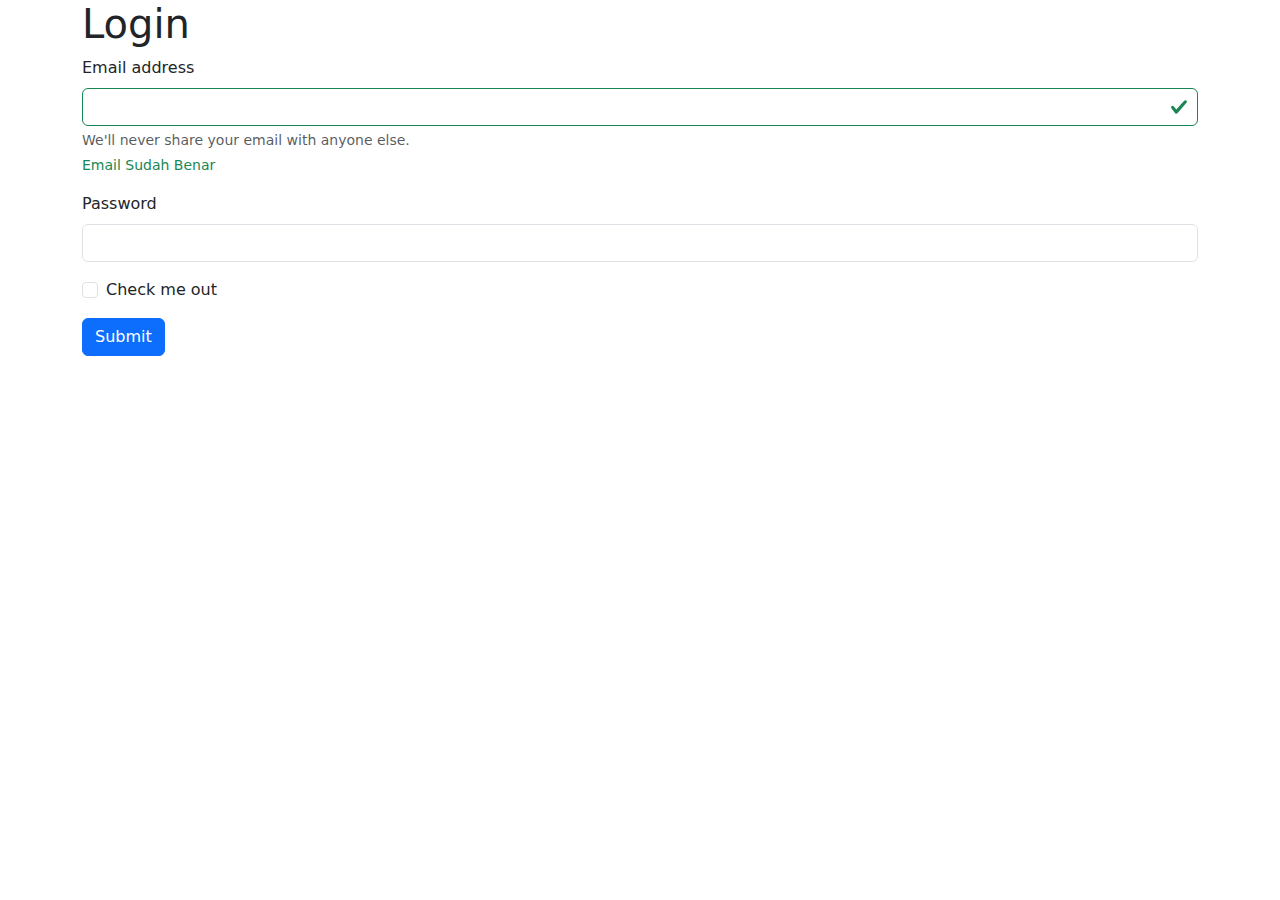
<file: course-content.html>
<!DOCTYPE html>
<html lang="en">
<head>
    <meta charset="UTF-8">
    <meta name="viewport" content="width=device-width, initial-scale=1.0">
    <title>HTML Fundamentals - Makassar Coding</title>
    <link href="https://cdn.jsdelivr.net/npm/bootstrap@5.3.8/dist/css/bootstrap.min.css" rel="stylesheet">
    <link rel="stylesheet" href="https://cdn.jsdelivr.net/npm/bootstrap-icons@1.13.1/font/bootstrap-icons.min.css">
    <link rel="preconnect" href="https://fonts.googleapis.com">
    <link rel="preconnect" href="https://fonts.gstatic.com" crossorigin>
    <link href="https://fonts.googleapis.com/css2?family=Roboto:ital,wght@0,100..900;1,100..900&display=swap" rel="stylesheet">
    <style>
        body {
            font-family: 'Roboto', sans-serif;
            background-color: #f8f9fa;
        }
        .sidebar {
            background-color: #A8DADC;
            color: #1D3557;
            height: 100vh;
            position: fixed;
            overflow-y: auto;
        }
        .main-content {
            margin-left: 250px;
        }
        .nav-link {
            color: #1D3557;
        }
        .nav-link:hover, .nav-link.active {
            background-color: #457b9d;
            color: white !important;
        }
        .lesson-card {
            border-left: 4px solid #457b9d;
            transition: all 0.3s;
        }
        .lesson-card:hover {
            box-shadow: 0 0.5rem 1rem rgba(0,0,0,0.15);
        }
        .video-container {
            position: relative;
            padding-bottom: 56.25%; /* 16:9 Aspect Ratio */
            height: 0;
            overflow: hidden;
            background-color: #000;
        }
        .video-container iframe {
            position: absolute;
            top: 0;
            left: 0;
            width: 100%;
            height: 100%;
        }
        .completed-lesson {
            opacity: 0.7;
        }
        .completed-lesson .lesson-title {
            text-decoration: line-through;
        }
    </style>
</head>
<body>
    <!-- Sidebar -->
    <div class="sidebar col-md-3 col-lg-2 d-md-block">
        <div class="p-4">
            <h2 class="mb-4"><i class="bi bi-code-square"></i> Makassar Coding</h2>
            <ul class="nav flex-column">
                <li class="nav-item">
                    <a class="nav-link" href="dashboard.html">
                        <i class="bi bi-speedometer2 me-2"></i> Dashboard
                    </a>
                </li>
                <li class="nav-item">
                    <a class="nav-link active" href="courses.html">
                        <i class="bi bi-book me-2"></i> Courses
                    </a>
                </li>
                <li class="nav-item">
                    <a class="nav-link" href="#">
                        <i class="bi bi-person me-2"></i> Profile
                    </a>
                </li>
                <li class="nav-item">
                    <a class="nav-link" href="#">
                        <i class="bi bi-graph-up me-2"></i> Progress
                    </a>
                </li>
                <li class="nav-item">
                    <a class="nav-link" href="#">
                        <i class="bi bi-gear me-2"></i> Settings
                    </a>
                </li>
                <li class="nav-item mt-5">
                    <a class="nav-link" href="#" id="logoutBtn">
                        <i class="bi bi-box-arrow-right me-2"></i> Logout
                    </a>
                </li>
            </ul>
        </div>
    </div>

    <!-- Main Content -->
    <div class="main-content col-md-9 ms-sm-auto col-lg-10 px-md-4">
        <!-- Header -->
        <header class="d-flex justify-content-between align-items-center py-3 mb-4 border-bottom">
            <div>
                <h1 class="h2">HTML Fundamentals</h1>
                <nav aria-label="breadcrumb">
                    <ol class="breadcrumb">
                        <li class="breadcrumb-item"><a href="courses.html">Courses</a></li>
                        <li class="breadcrumb-item active" aria-current="page">HTML Fundamentals</li>
                    </ol>
                </nav>
            </div>
            <div class="d-flex align-items-center">
                <span id="welcomeUser" class="me-3"></span>
                <i class="bi bi-person-circle" style="font-size: 2rem;"></i>
            </div>
        </header>

        <div class="row">
            <!-- Course Content -->
            <div class="col-md-8">
                <div class="card mb-4">
                    <div class="card-header d-flex justify-content-between align-items-center">
                        <h5 class="mb-0">Introduction to HTML</h5>
                        <span class="badge bg-success">Completed</span>
                    </div>
                    <div class="card-body">
                        <div class="video-container mb-3">
                            <!-- Placeholder for video content -->
                            <div class="d-flex align-items-center justify-content-center h-100 text-white bg-dark">
                                <div class="text-center">
                                    <i class="bi bi-play-circle-fill fs-1"></i>
                                    <p class="mt-2">HTML Fundamentals - Lesson 1</p>
                                </div>
                            </div>
                        </div>
                        <p>In this lesson, you'll learn what HTML is and its role in web development. HTML (HyperText Markup Language) is the standard markup language for documents designed to be displayed in a web browser.</p>
                        <p>HTML elements form the building blocks of web pages. HTML allows images and objects to be embedded and can be used to create interactive forms.</p>
                        
                        <div class="d-flex justify-content-between mt-3">
                            <button class="btn btn-outline-primary">
                                <i class="bi bi-download"></i> Download Resources
                            </button>
                            <button class="btn btn-success" disabled>
                                <i class="bi bi-check-circle"></i> Completed
                            </button>
                        </div>
                    </div>
                </div>

                <div class="card mb-4">
                    <div class="card-header d-flex justify-content-between align-items-center">
                        <h5 class="mb-0">HTML Document Structure</h5>
                        <span class="badge bg-warning">In Progress</span>
                    </div>
                    <div class="card-body">
                        <div class="video-container mb-3">
                            <!-- Placeholder for video content -->
                            <div class="d-flex align-items-center justify-content-center h-100 text-white bg-dark">
                                <div class="text-center">
                                    <i class="bi bi-play-circle-fill fs-1"></i>
                                    <p class="mt-2">HTML Fundamentals - Lesson 2</p>
                                </div>
                            </div>
                        </div>
                        <p>Every HTML document has a specific structure that includes the DOCTYPE declaration, html, head, and body elements. Understanding this structure is fundamental to creating well-formed web pages.</p>
                        
                        <div class="d-flex justify-content-between mt-3">
                            <button class="btn btn-outline-primary">
                                <i class="bi bi-download"></i> Download Resources
                            </button>
                            <button class="btn btn-primary" onclick="completeLesson(this)">
                                <i class="bi bi-check-circle"></i> Mark as Complete
                            </button>
                        </div>
                    </div>
                </div>

                <div class="card mb-4">
                    <div class="card-header d-flex justify-content-between align-items-center">
                        <h5 class="mb-0">Common HTML Elements</h5>
                        <span class="badge bg-secondary">Not Started</span>
                    </div>
                    <div class="card-body">
                        <div class="video-container mb-3">
                            <!-- Placeholder for video content -->
                            <div class="d-flex align-items-center justify-content-center h-100 text-white bg-secondary">
                                <div class="text-center">
                                    <i class="bi bi-lock-fill fs-1"></i>
                                    <p class="mt-2">HTML Fundamentals - Lesson 3</p>
                                </div>
                            </div>
                        </div>
                        <p>Learn about common HTML elements like headings, paragraphs, lists, links, and images. These elements form the backbone of most web pages.</p>
                        
                        <div class="d-flex justify-content-between mt-3">
                            <button class="btn btn-outline-primary" disabled>
                                <i class="bi bi-download"></i> Download Resources
                            </button>
                            <button class="btn btn-primary" disabled>
                                <i class="bi bi-play-circle"></i> Start Lesson
                            </button>
                        </div>
                    </div>
                </div>
            </div>

            <!-- Course Progress & Lessons -->
            <div class="col-md-4">
                <div class="card mb-4">
                    <div class="card-header">
                        <h5 class="mb-0">Course Progress</h5>
                    </div>
                    <div class="card-body">
                        <div class="text-center mb-3">
                            <div class="progress mb-2">
                                <div class="progress-bar" role="progressbar" style="width: 33%" aria-valuenow="33" aria-valuemin="0" aria-valuemax="100"></div>
                            </div>
                            <p class="mb-0">33% Complete</p>
                        </div>
                        <div class="d-grid">
                            <button class="btn btn-primary mb-2">
                                <i class="bi bi-trophy"></i> Certificate Preview
                            </button>
                            <button class="btn btn-outline-secondary">
                                <i class="bi bi-share"></i> Share Progress
                            </button>
                        </div>
                    </div>
                </div>

                <div class="card">
                    <div class="card-header">
                        <h5 class="mb-0">Course Lessons</h5>
                    </div>
                    <div class="list-group list-group-flush">
                        <div class="list-group-item lesson-card completed-lesson">
                            <div class="d-flex justify-content-between align-items-center">
                                <div>
                                    <h6 class="lesson-title mb-1">Introduction to HTML</h6>
                                    <small class="text-muted">15 minutes</small>
                                </div>
                                <i class="bi bi-check-circle-fill text-success"></i>
                            </div>
                        </div>
                        <div class="list-group-item lesson-card">
                            <div class="d-flex justify-content-between align-items-center">
                                <div>
                                    <h6 class="lesson-title mb-1">HTML Document Structure</h6>
                                    <small class="text-muted">20 minutes</small>
                                </div>
                                <i class="bi bi-play-circle text-primary"></i>
                            </div>
                        </div>
                        <div class="list-group-item lesson-card">
                            <div class="d-flex justify-content-between align-items-center">
                                <div>
                                    <h6 class="lesson-title mb-1">Common HTML Elements</h6>
                                    <small class="text-muted">25 minutes</small>
                                </div>
                                <i class="bi bi-lock text-muted"></i>
                            </div>
                        </div>
                        <div class="list-group-item lesson-card">
                            <div class="d-flex justify-content-between align-items-center">
                                <div>
                                    <h6 class="lesson-title mb-1">HTML Forms</h6>
                                    <small class="text-muted">30 minutes</small>
                                </div>
                                <i class="bi bi-lock text-muted"></i>
                            </div>
                        </div>
                        <div class="list-group-item lesson-card">
                            <div class="d-flex justify-content-between align-items-center">
                                <div>
                                    <h6 class="lesson-title mb-1">Final Project</h6>
                                    <small class="text-muted">45 minutes</small>
                                </div>
                                <i class="bi bi-lock text-muted"></i>
                            </div>
                        </div>
                    </div>
                </div>
            </div>
        </div>
    </div>

    <script src="https://cdn.jsdelivr.net/npm/bootstrap@5.3.8/dist/js/bootstrap.bundle.min.js"></script>
    <script>
        // Check if user is logged in
        document.addEventListener('DOMContentLoaded', function() {
            const currentUser = JSON.parse(localStorage.getItem('currentUser'));
            
            if (!currentUser) {
                // Redirect to login page if not logged in
                window.location.href = 'login.html';
                return;
            }
            
            // Display user information
            document.getElementById('welcomeUser').textContent = currentUser.name;
            
            // Handle logout
            document.getElementById('logoutBtn').addEventListener('click', function(e) {
                e.preventDefault();
                // Remove current user from localStorage
                localStorage.removeItem('currentUser');
                // Redirect to login page
                window.location.href = 'login.html';
            });
        });

        // Function to mark lesson as complete
        function completeLesson(button) {
            // Change button to completed state
            button.disabled = true;
            button.classList.remove('btn-primary');
            button.classList.add('btn-success');
            button.innerHTML = '<i class="bi bi-check-circle"></i> Completed';
            
            // Update progress
            const progressBar = document.querySelector('.progress-bar');
            const progressText = document.querySelector('.progress mb-0');
            progressBar.style.width = '66%';
            progressBar.setAttribute('aria-valuenow', '66');
            
            // Update badge
            const badge = button.closest('.card').querySelector('.badge');
            badge.classList.remove('bg-warning');
            badge.classList.add('bg-success');
            badge.textContent = 'Completed';
            
            // Show notification
            alert('Lesson marked as complete! Your progress has been updated.');
        }
    </script>
</body>
</html>
</file>
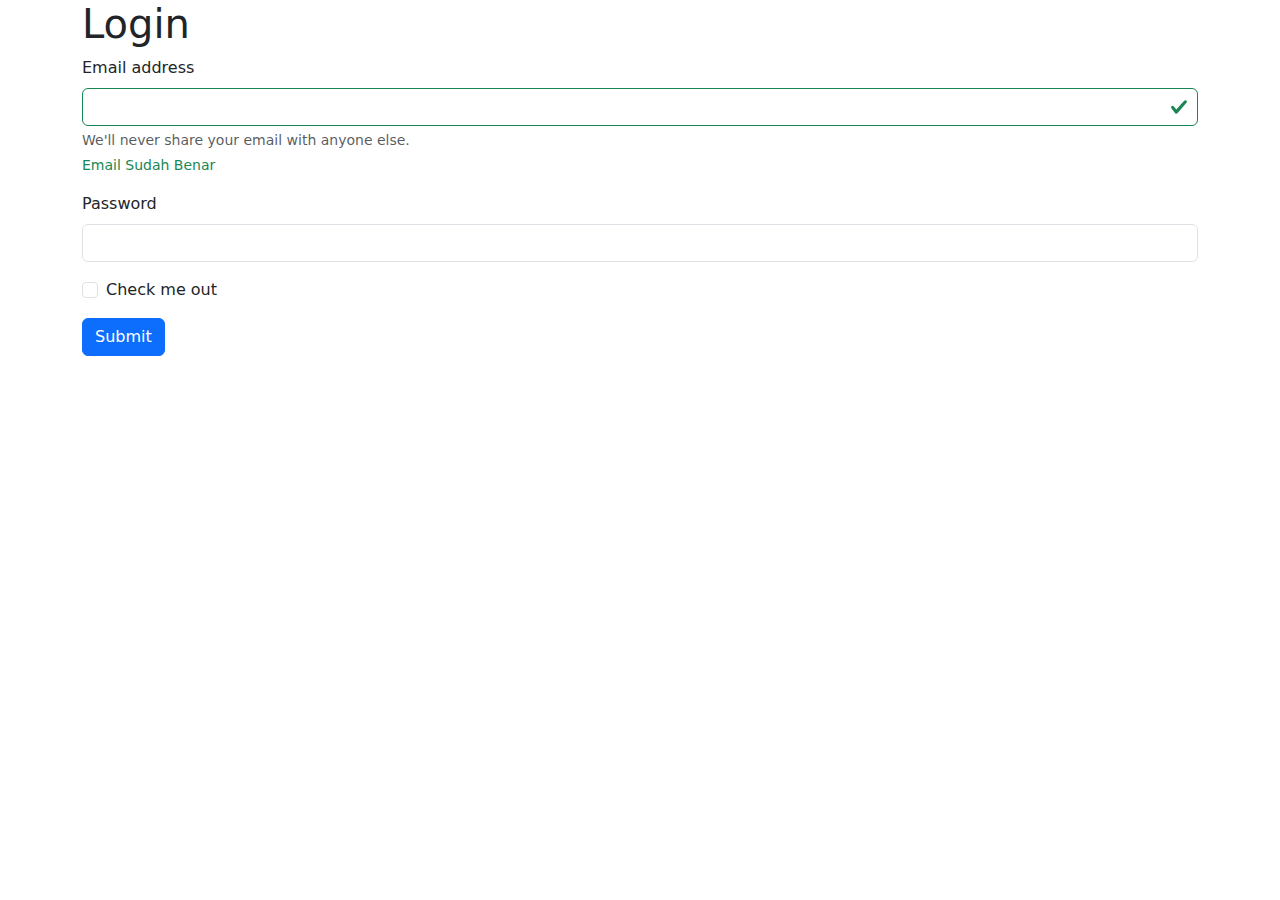
<file: courses.html>
<!DOCTYPE html>
<html lang="en">
<head>
    <meta charset="UTF-8">
    <meta name="viewport" content="width=device-width, initial-scale=1.0">
    <title>Courses - Makassar Coding</title>
    <link href="https://cdn.jsdelivr.net/npm/bootstrap@5.3.8/dist/css/bootstrap.min.css" rel="stylesheet">
    <link rel="stylesheet" href="https://cdn.jsdelivr.net/npm/bootstrap-icons@1.13.1/font/bootstrap-icons.min.css">
    <link rel="preconnect" href="https://fonts.googleapis.com">
    <link rel="preconnect" href="https://fonts.gstatic.com" crossorigin>
    <link href="https://fonts.googleapis.com/css2?family=Roboto:ital,wght@0,100..900;1,100..900&display=swap" rel="stylesheet">
    <style>
        body {
            font-family: 'Roboto', sans-serif;
            background-color: #f8f9fa;
        }
        .sidebar {
            background-color: #A8DADC;
            color: #1D3557;
            height: 100vh;
            position: fixed;
            overflow-y: auto;
        }
        .main-content {
            margin-left: 250px;
        }
        .nav-link {
            color: #1D3557;
        }
        .nav-link:hover, .nav-link.active {
            background-color: #457b9d;
            color: white !important;
        }
        .course-card {
            transition: transform 0.3s;
            border: none;
            border-radius: 10px;
            overflow: hidden;
            box-shadow: 0 4px 6px rgba(0,0,0,0.1);
        }
        .course-card:hover {
            transform: translateY(-5px);
            box-shadow: 0 6px 12px rgba(0,0,0,0.15);
        }
        .course-image {
            height: 150px;
            object-fit: cover;
        }
        .progress-small {
            height: 8px;
        }
        .locked-overlay {
            position: absolute;
            top: 0;
            left: 0;
            width: 100%;
            height: 100%;
            background-color: rgba(0,0,0,0.7);
            display: flex;
            align-items: center;
            justify-content: center;
            border-radius: 10px;
        }
    </style>
</head>
<body>
    <!-- Sidebar -->
    <div class="sidebar col-md-3 col-lg-2 d-md-block">
        <div class="p-4">
            <h2 class="mb-4"><i class="bi bi-code-square"></i> Makassar Coding</h2>
            <ul class="nav flex-column">
                <li class="nav-item">
                    <a class="nav-link" href="dashboard.html">
                        <i class="bi bi-speedometer2 me-2"></i> Dashboard
                    </a>
                </li>
                <li class="nav-item">
                    <a class="nav-link" href="#">
                        <i class="bi bi-person me-2"></i> Profile
                    </a>
                </li>
                <li class="nav-item">
                    <a class="nav-link active" href="#">
                        <i class="bi bi-book me-2"></i> Courses
                    </a>
                </li>
                <li class="nav-item">
                    <a class="nav-link" href="#">
                        <i class="bi bi-graph-up me-2"></i> Progress
                    </a>
                </li>
                <li class="nav-item">
                    <a class="nav-link" href="#">
                        <i class="bi bi-gear me-2"></i> Settings
                    </a>
                </li>
                <li class="nav-item mt-5">
                    <a class="nav-link" href="#" id="logoutBtn">
                        <i class="bi bi-box-arrow-right me-2"></i> Logout
                    </a>
                </li>
            </ul>
        </div>
    </div>

    <!-- Main Content -->
    <div class="main-content col-md-9 ms-sm-auto col-lg-10 px-md-4">
        <!-- Header -->
        <header class="d-flex justify-content-between align-items-center py-3 mb-4 border-bottom">
            <h1 class="h2">Courses</h1>
            <div class="d-flex align-items-center">
                <span id="welcomeUser" class="me-3"></span>
                <i class="bi bi-person-circle" style="font-size: 2rem;"></i>
            </div>
        </header>

        <!-- Filter and Search -->
        <div class="row mb-4">
            <div class="col-md-6">
                <div class="input-group">
                    <span class="input-group-text"><i class="bi bi-search"></i></span>
                    <input type="text" class="form-control" placeholder="Search courses...">
                </div>
            </div>
            <div class="col-md-6">
                <select class="form-select">
                    <option selected>All Categories</option>
                    <option>Web Development</option>
                    <option>Mobile Development</option>
                    <option>Data Science</option>
                    <option>UI/UX Design</option>
                </select>
            </div>
        </div>

        <!-- Courses Grid -->
        <div class="row row-cols-1 row-cols-md-2 row-cols-lg-3 g-4">
            <!-- Course 1 -->
            <div class="col">
                <div class="card course-card h-100">
                    <img src="img.jpg" class="card-img-top course-image" alt="HTML Course">
                    <div class="card-body d-flex flex-column">
                        <h5 class="card-title">HTML Fundamentals</h5>
                        <p class="card-text flex-grow-1">Learn the basics of HTML to create structured web pages.</p>
                        <div class="d-flex justify-content-between align-items-center mb-2">
                            <small class="text-muted">Beginner</small>
                            <span class="badge bg-success">Free</span>
                        </div>
                        <div class="progress mb-2 progress-small">
                            <div class="progress-bar" role="progressbar" style="width: 100%"></div>
                        </div>
                        <small class="text-muted">100% Complete</small>
                        <button class="btn btn-primary mt-2" onclick="accessCourse('html')">Continue Learning</button>
                    </div>
                </div>
            </div>

            <!-- Course 2 -->
            <div class="col">
                <div class="card course-card h-100">
                    <img src="img.jpg" class="card-img-top course-image" alt="CSS Course">
                    <div class="card-body d-flex flex-column">
                        <h5 class="card-title">CSS Styling</h5>
                        <p class="card-text flex-grow-1">Master CSS to create beautiful and responsive websites.</p>
                        <div class="d-flex justify-content-between align-items-center mb-2">
                            <small class="text-muted">Beginner</small>
                            <span class="badge bg-success">Free</span>
                        </div>
                        <div class="progress mb-2 progress-small">
                            <div class="progress-bar" role="progressbar" style="width: 65%"></div>
                        </div>
                        <small class="text-muted">65% Complete</small>
                        <button class="btn btn-primary mt-2" onclick="accessCourse('css')">Continue Learning</button>
                    </div>
                </div>
            </div>

            <!-- Course 3 -->
            <div class="col">
                <div class="card course-card h-100">
                    <img src="img.jpg" class="card-img-top course-image" alt="JavaScript Course">
                    <div class="card-body d-flex flex-column">
                        <h5 class="card-title">JavaScript Essentials</h5>
                        <p class="card-text flex-grow-1">Add interactivity to your websites with JavaScript.</p>
                        <div class="d-flex justify-content-between align-items-center mb-2">
                            <small class="text-muted">Intermediate</small>
                            <span class="badge bg-warning">Premium</span>
                        </div>
                        <div class="progress mb-2 progress-small">
                            <div class="progress-bar" role="progressbar" style="width: 0%"></div>
                        </div>
                        <small class="text-muted">0% Complete</small>
                        <button class="btn btn-primary mt-2" onclick="accessCourse('js')">Start Learning</button>
                    </div>
                </div>
            </div>

            <!-- Course 4 -->
            <div class="col">
                <div class="card course-card h-100">
                    <img src="img.jpg" class="card-img-top course-image" alt="Bootstrap Course">
                    <div class="card-body d-flex flex-column">
                        <h5 class="card-title">Bootstrap Framework</h5>
                        <p class="card-text flex-grow-1">Build responsive websites quickly with Bootstrap.</p>
                        <div class="d-flex justify-content-between align-items-center mb-2">
                            <small class="text-muted">Intermediate</small>
                            <span class="badge bg-success">Free</span>
                        </div>
                        <div class="progress mb-2 progress-small">
                            <div class="progress-bar" role="progressbar" style="width: 0%"></div>
                        </div>
                        <small class="text-muted">0% Complete</small>
                        <button class="btn btn-primary mt-2" onclick="accessCourse('bootstrap')">Start Learning</button>
                    </div>
                </div>
            </div>

            <!-- Course 5 -->
            <div class="col">
                <div class="card course-card h-100">
                    <img src="img.jpg" class="card-img-top course-image" alt="React Course">
                    <div class="card-body d-flex flex-column">
                        <h5 class="card-title">React Development</h5>
                        <p class="card-text flex-grow-1">Build modern web applications with React.</p>
                        <div class="d-flex justify-content-between align-items-center mb-2">
                            <small class="text-muted">Advanced</small>
                            <span class="badge bg-warning">Premium</span>
                        </div>
                        <div class="position-relative">
                            <div class="progress mb-2 progress-small">
                                <div class="progress-bar" role="progressbar" style="width: 0%"></div>
                            </div>
                            <div class="locked-overlay">
                                <div class="text-center text-white">
                                    <i class="bi bi-lock-fill fs-3"></i>
                                    <p class="mb-0">Premium Content</p>
                                </div>
                            </div>
                        </div>
                        <small class="text-muted">Locked</small>
                        <button class="btn btn-secondary mt-2" disabled>Unlock Course</button>
                    </div>
                </div>
            </div>

            <!-- Course 6 -->
            <div class="col">
                <div class="card course-card h-100">
                    <img src="img.jpg" class="card-img-top course-image" alt="Node.js Course">
                    <div class="card-body d-flex flex-column">
                        <h5 class="card-title">Node.js Backend</h5>
                        <p class="card-text flex-grow-1">Create server-side applications with Node.js.</p>
                        <div class="d-flex justify-content-between align-items-center mb-2">
                            <small class="text-muted">Advanced</small>
                            <span class="badge bg-warning">Premium</span>
                        </div>
                        <div class="position-relative">
                            <div class="progress mb-2 progress-small">
                                <div class="progress-bar" role="progressbar" style="width: 0%"></div>
                            </div>
                            <div class="locked-overlay">
                                <div class="text-center text-white">
                                    <i class="bi bi-lock-fill fs-3"></i>
                                    <p class="mb-0">Premium Content</p>
                                </div>
                            </div>
                        </div>
                        <small class="text-muted">Locked</small>
                        <button class="btn btn-secondary mt-2" disabled>Unlock Course</button>
                    </div>
                </div>
            </div>
        </div>
    </div>

    <script src="https://cdn.jsdelivr.net/npm/bootstrap@5.3.8/dist/js/bootstrap.bundle.min.js"></script>
    <script>
        // Check if user is logged in
        document.addEventListener('DOMContentLoaded', function() {
            const currentUser = JSON.parse(localStorage.getItem('currentUser'));
            
            if (!currentUser) {
                // Redirect to login page if not logged in
                window.location.href = 'login.html';
                return;
            }
            
            // Display user information
            document.getElementById('welcomeUser').textContent = currentUser.name;
            
            // Handle logout
            document.getElementById('logoutBtn').addEventListener('click', function(e) {
                e.preventDefault();
                // Remove current user from localStorage
                localStorage.removeItem('currentUser');
                // Redirect to login page
                window.location.href = 'login.html';
            });
        });

        // Function to access a course
        function accessCourse(courseId) {
            // In a real application, this would redirect to the course content
            // For this demo, we'll just show an alert
            let courseName = "";
            switch(courseId) {
                case 'html':
                    courseName = "HTML Fundamentals";
                    break;
                case 'css':
                    courseName = "CSS Styling";
                    break;
                case 'js':
                    courseName = "JavaScript Essentials";
                    break;
                case 'bootstrap':
                    courseName = "Bootstrap Framework";
                    break;
                default:
                    courseName = "the selected";
            }
            
            alert(`Accessing ${courseName} course. In a real application, this would take you to the course content.`);
        }
    </script>
</body>
</html>
</file>
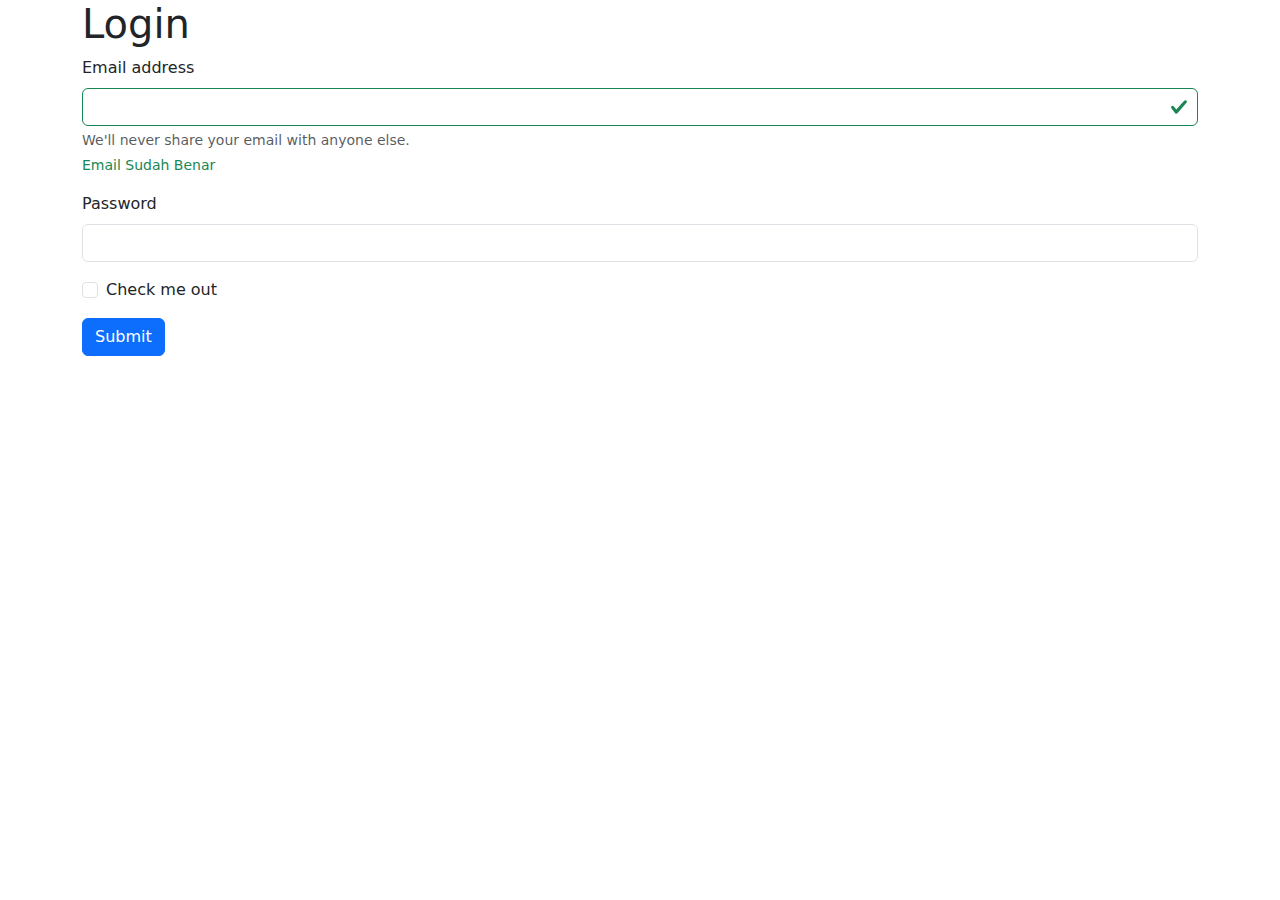
<file: dashboard.html>
<!DOCTYPE html>
<html lang="en">
<head>
    <meta charset="UTF-8">
    <meta name="viewport" content="width=device-width, initial-scale=1.0">
    <title>Dashboard - Makassar Coding</title>
    <link href="https://cdn.jsdelivr.net/npm/bootstrap@5.3.8/dist/css/bootstrap.min.css" rel="stylesheet">
    <link rel="stylesheet" href="https://cdn.jsdelivr.net/npm/bootstrap-icons@1.13.1/font/bootstrap-icons.min.css">
    <link rel="preconnect" href="https://fonts.googleapis.com">
    <link rel="preconnect" href="https://fonts.gstatic.com" crossorigin>
    <link href="https://fonts.googleapis.com/css2?family=Roboto:ital,wght@0,100..900;1,100..900&display=swap" rel="stylesheet">
    <style>
        body {
            font-family: 'Roboto', sans-serif;
            background-color: #f8f9fa;
        }
        .sidebar {
            background-color: #A8DADC;
            color: #1D3557;
            height: 100vh;
            position: fixed;
            overflow-y: auto;
        }
        .main-content {
            margin-left: 250px;
        }
        .nav-link {
            color: #1D3557;
        }
        .nav-link:hover, .nav-link.active {
            background-color: #457b9d;
            color: white !important;
        }
        .card-custom {
            border-left: 4px solid #457b9d;
        }
        .welcome-banner {
            background: linear-gradient(135deg, #457b9d 0%, #1d3557 100%);
            color: white;
            border-radius: 10px;
            padding: 2rem;
            margin-bottom: 2rem;
        }
    </style>
</head>
<body>
    <!-- Sidebar -->
    <div class="sidebar col-md-3 col-lg-2 d-md-block">
        <div class="p-4">
            <h2 class="mb-4"><i class="bi bi-code-square"></i> Makassar Coding</h2>
            <ul class="nav flex-column">
                <li class="nav-item">
                    <a class="nav-link active" href="#">
                        <i class="bi bi-speedometer2 me-2"></i> Dashboard
                    </a>
                </li>
                <li class="nav-item">
                    <a class="nav-link" href="#">
                        <i class="bi bi-person me-2"></i> Profile
                    </a>
                </li>
                <li class="nav-item">
                    <a class="nav-link" href="#">
                        <i class="bi bi-book me-2"></i> Courses
                    </a>
                </li>
                <li class="nav-item">
                    <a class="nav-link" href="#">
                        <i class="bi bi-graph-up me-2"></i> Progress
                    </a>
                </li>
                <li class="nav-item">
                    <a class="nav-link" href="#">
                        <i class="bi bi-gear me-2"></i> Settings
                    </a>
                </li>
                <li class="nav-item mt-5">
                    <a class="nav-link" href="#" id="logoutBtn">
                        <i class="bi bi-box-arrow-right me-2"></i> Logout
                    </a>
                </li>
            </ul>
        </div>
    </div>

    <!-- Main Content -->
    <div class="main-content col-md-9 ms-sm-auto col-lg-10 px-md-4">
        <!-- Header -->
        <header class="d-flex justify-content-between align-items-center py-3 mb-4 border-bottom">
            <h1 class="h2">Dashboard</h1>
            <div class="d-flex align-items-center">
                <span id="welcomeUser" class="me-3"></span>
                <i class="bi bi-person-circle" style="font-size: 2rem;"></i>
            </div>
        </header>

        <!-- Welcome Banner -->
        <div class="welcome-banner">
            <h2>Welcome back, <span id="userName"></span>!</h2>
            <p class="mb-0">Here's what's happening with your learning progress today.</p>
        </div>

        <!-- Stats Cards -->
        <div class="row mb-4">
            <div class="col-md-3 mb-4">
                <div class="card card-custom h-100">
                    <div class="card-body">
                        <h5 class="card-title">Courses Enrolled</h5>
                        <h2>5</h2>
                        <p class="text-muted">+2 from last week</p>
                    </div>
                </div>
            </div>
            <div class="col-md-3 mb-4">
                <div class="card card-custom h-100">
                    <div class="card-body">
                        <h5 class="card-title">Hours Learned</h5>
                        <h2>24</h2>
                        <p class="text-muted">+5 from last week</p>
                    </div>
                </div>
            </div>
            <div class="col-md-3 mb-4">
                <div class="card card-custom h-100">
                    <div class="card-body">
                        <h5 class="card-title">Certificates</h5>
                        <h2>3</h2>
                        <p class="text-muted">+1 from last month</p>
                    </div>
                </div>
            </div>
            <div class="col-md-3 mb-4">
                <div class="card card-custom h-100">
                    <div class="card-body">
                        <h5 class="card-title">Achievements</h5>
                        <h2>8</h2>
                        <p class="text-muted">+2 from last month</p>
                    </div>
                </div>
            </div>
        </div>

        <!-- Recent Activity -->
        <div class="row">
            <div class="col-md-8">
                <div class="card">
                    <div class="card-header">
                        <h5 class="card-title mb-0">Recent Activity</h5>
                    </div>
                    <div class="card-body">
                        <ul class="list-group list-group-flush">
                            <li class="list-group-item">
                                <div class="d-flex">
                                    <div class="flex-shrink-0">
                                        <i class="bi bi-check-circle-fill text-success"></i>
                                    </div>
                                    <div class="flex-grow-1 ms-3">
                                        <h6 class="mb-0">Completed HTML Basics Course</h6>
                                        <p class="mb-0 text-muted">2 hours ago</p>
                                    </div>
                                </div>
                            </li>
                            <li class="list-group-item">
                                <div class="d-flex">
                                    <div class="flex-shrink-0">
                                        <i class="bi bi-star-fill text-warning"></i>
                                    </div>
                                    <div class="flex-grow-1 ms-3">
                                        <h6 class="mb-0">Earned "First Step" Achievement</h6>
                                        <p class="mb-0 text-muted">1 day ago</p>
                                    </div>
                                </div>
                            </li>
                            <li class="list-group-item">
                                <div class="d-flex">
                                    <div class="flex-shrink-0">
                                        <i class="bi bi-play-circle-fill text-primary"></i>
                                    </div>
                                    <div class="flex-grow-1 ms-3">
                                        <h6 class="mb-0">Started CSS Fundamentals Course</h6>
                                        <p class="mb-0 text-muted">2 days ago</p>
                                    </div>
                                </div>
                            </li>
                        </ul>
                    </div>
                </div>
            </div>
            <div class="col-md-4">
                <div class="card">
                    <div class="card-header">
                        <h5 class="card-title mb-0">Learning Path</h5>
                    </div>
                    <div class="card-body">
                        <div class="d-flex align-items-center mb-3">
                            <div class="flex-shrink-0">
                                <div class="rounded-circle bg-success text-white d-flex align-items-center justify-content-center" style="width: 40px; height: 40px;">
                                    <i class="bi bi-check"></i>
                                </div>
                            </div>
                            <div class="flex-grow-1 ms-3">
                                <h6 class="mb-0">HTML Basics</h6>
                                <p class="mb-0 text-muted">Completed</p>
                            </div>
                        </div>
                        <div class="d-flex align-items-center mb-3">
                            <div class="flex-shrink-0">
                                <div class="rounded-circle bg-primary text-white d-flex align-items-center justify-content-center" style="width: 40px; height: 40px;">
                                    <i class="bi bi-play"></i>
                                </div>
                            </div>
                            <div class="flex-grow-1 ms-3">
                                <h6 class="mb-0">CSS Fundamentals</h6>
                                <div class="progress">
                                    <div class="progress-bar" role="progressbar" style="width: 65%"></div>
                                </div>
                            </div>
                        </div>
                        <div class="d-flex align-items-center">
                            <div class="flex-shrink-0">
                                <div class="rounded-circle bg-secondary text-white d-flex align-items-center justify-content-center" style="width: 40px; height: 40px;">
                                    <i class="bi bi-lock"></i>
                                </div>
                            </div>
                            <div class="flex-grow-1 ms-3">
                                <h6 class="mb-0">JavaScript Essentials</h6>
                                <p class="mb-0 text-muted">Locked</p>
                            </div>
                        </div>
                    </div>
                </div>
            </div>
        </div>
    </div>

    <script src="https://cdn.jsdelivr.net/npm/bootstrap@5.3.8/dist/js/bootstrap.bundle.min.js"></script>
    <script>
        // Check if user is logged in
        document.addEventListener('DOMContentLoaded', function() {
            const currentUser = JSON.parse(localStorage.getItem('currentUser'));
            
            if (!currentUser) {
                // Redirect to login page if not logged in
                window.location.href = 'login.html';
                return;
            }
            
            // Display user information
            document.getElementById('userName').textContent = currentUser.name;
            document.getElementById('welcomeUser').textContent = currentUser.name;
            
            // Handle logout
            document.getElementById('logoutBtn').addEventListener('click', function(e) {
                e.preventDefault();
                // Remove current user from localStorage
                localStorage.removeItem('currentUser');
                // Redirect to login page
                window.location.href = 'login.html';
            });
        });
    </script>
</body>
</html>
</file>
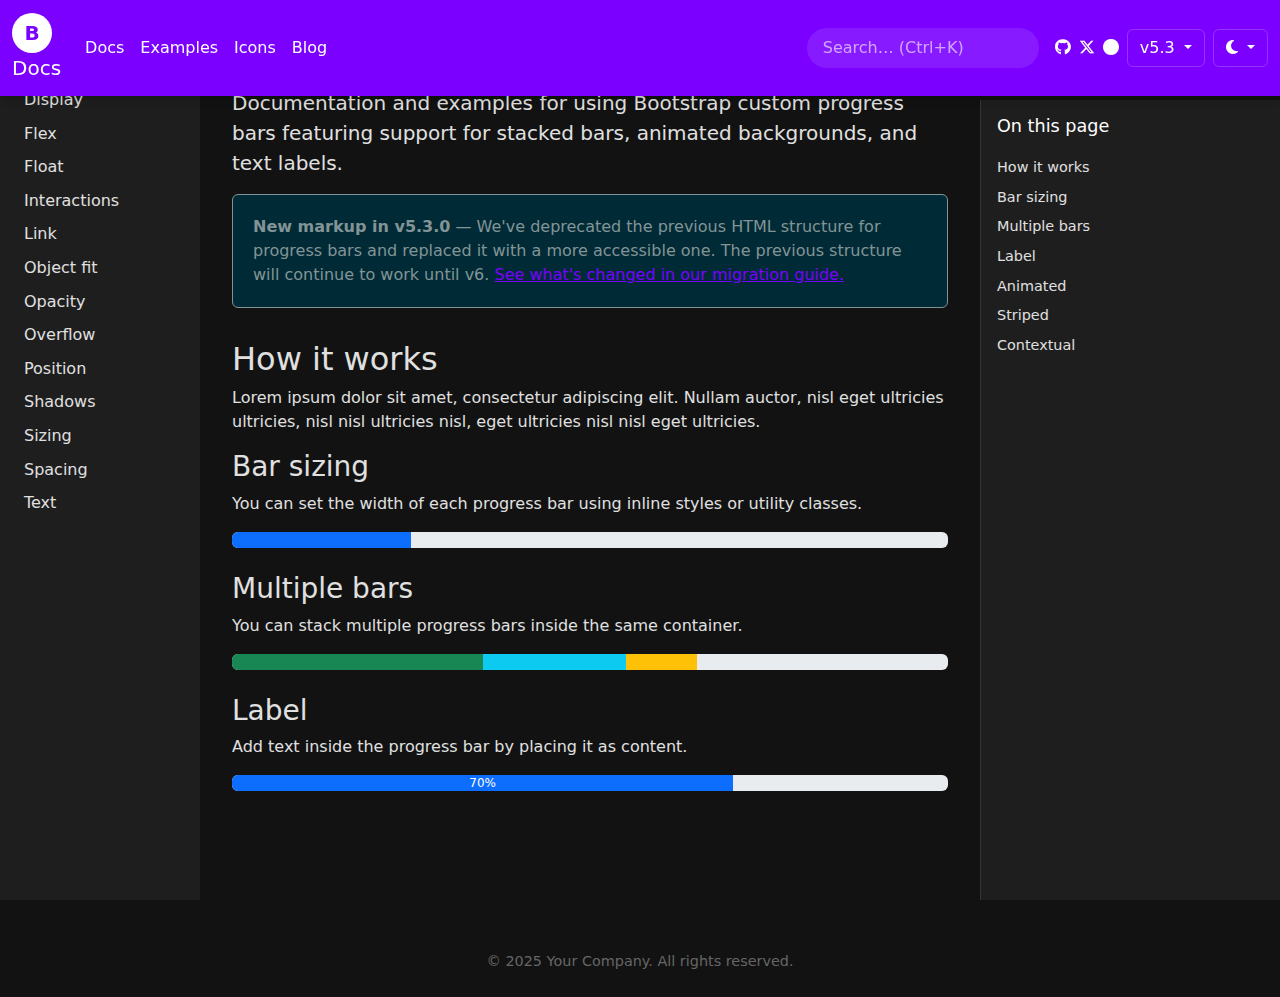
<file: generate.html>
<!DOCTYPE html>
<html lang="en">
<head>
  <meta charset="UTF-8" />
  <meta name="viewport" content="width=device-width, initial-scale=1.0"/>
  <title>Progress - Documentation</title>

  <!-- Bootstrap 5 CSS -->
  <link href="https://cdn.jsdelivr.net/npm/bootstrap@5.3.3/dist/css/bootstrap.min.css" rel="stylesheet">

  <!-- Font Awesome untuk ikon -->
  <link rel="stylesheet" href="https://cdnjs.cloudflare.com/ajax/libs/font-awesome/6.5.0/css/all.min.css">

  <!-- Custom Styles -->
  <style>
    :root {
      --bs-primary: #7B00FF;
      --bs-body-color: #e0e0e0;
      --bs-bg-color: #121212;
      --bs-sidebar-bg: #1e1e1e;
      --bs-border-color: #333;
    }

    body {
      background-color: var(--bs-bg-color) !important;
      color: var(--bs-body-color) !important;
      font-family: "Segoe UI", system-ui, sans-serif;
    }

    /* Navbar */
    .navbar {
      background-color: var(--bs-primary) !important;
      box-shadow: 0 2px 10px rgba(0, 0, 0, 0.2);
    }

    .navbar-brand .logo {
      width: 40px;
      height: 40px;
      background-color: white;
      border-radius: 50%;
      display: flex;
      align-items: center;
      justify-content: center;
      font-weight: bold;
      color: var(--bs-primary);
      font-size: 20px;
      margin-right: 8px;
    }

    .nav-link {
      color: white !important;
      transition: color 0.3s ease;
    }

    .nav-link:hover {
      color: #f0f0ff !important;
    }

    /* Search bar */
    .search-input {
      border-radius: 50px !important;
      border: none !important;
      background-color: rgba(255, 255, 255, 0.1) !important;
      color: white !important;
      padding: 0.5rem 1rem !important;
    }

    .search-input::placeholder {
      color: rgba(255, 255, 255, 0.6) !important;
    }

    /* Sidebar kiri */
    .sidebar {
      position: fixed;
      top: 0;
      left: 0;
      bottom: 0;
      width: 200px;
      background-color: var(--bs-sidebar-bg);
      padding: 1rem 0.5rem;
      overflow-y: auto;
      z-index: 1000;
    }

    .sidebar a {
      color: var(--bs-body-color) !important;
      text-decoration: none;
      display: block;
      padding: 0.3rem 1rem;
      border-radius: 0.3rem;
      transition: background-color 0.2s, color 0.2s;
    }

    .sidebar a:hover {
      background-color: rgba(123, 0, 255, 0.1);
      color: var(--bs-primary) !important;
    }

    /* Main content */
    .main-content {
      margin-left: 200px;
      margin-right: 300px;
      padding: 2rem;
    }

    /* Right sidebar */
    .right-sidebar {
      position: fixed;
      top: 100px;
      right: 0;
      width: 300px;
      background-color: var(--bs-sidebar-bg);
      padding: 1rem;
      border-left: 1px solid var(--bs-border-color);
      overflow-y: auto;
      height: calc(100vh - 100px);
      z-index: 999;
    }

    .right-sidebar h5 {
      color: white;
      margin-top: 0;
      margin-bottom: 1rem;
      font-size: 1.1rem;
    }

    .right-sidebar ul {
      list-style: none;
      padding-left: 0;
    }

    .right-sidebar a {
      color: var(--bs-body-color);
      text-decoration: none;
      display: block;
      padding: 0.25rem 0;
      font-size: 0.9rem;
    }

    .right-sidebar a:hover {
      color: var(--bs-primary);
    }

    /* Alert */
    .alert-custom {
      background-color: #002b36;
      border-color: #073642;
      color: #839496;
      border: 1px solid;
      padding: 1.25rem;
      margin-bottom: 2rem;
    }

    .alert-custom a {
      color: var(--bs-primary);
    }

    /* Dropdown toggle */
    .dropdown-toggle {
      border-color: rgba(255, 255, 255, 0.2);
      color: white;
      background-color: transparent;
    }

    .dropdown-toggle:hover {
      background-color: rgba(255, 255, 255, 0.1);
    }

    /* Footer */
    footer {
      margin-top: 5rem;
      padding: 2rem;
      text-align: center;
      color: #666;
      font-size: 0.9rem;
    }
  </style>
</head>
<body>

  <!-- Navbar -->
  <nav class="navbar navbar-expand-lg navbar-dark fixed-top">
    <div class="container-fluid">
      <a class="navbar-brand" href="#">
        <span class="logo">B</span>
        Docs
      </a>

      <button class="navbar-toggler" type="button" data-bs-toggle="collapse" data-bs-target="#navbarNav" aria-controls="navbarNav" aria-expanded="false" aria-label="Toggle navigation">
        <span class="navbar-toggler-icon"></span>
      </button>

      <div class="collapse navbar-collapse" id="navbarNav">
        <ul class="navbar-nav me-auto mb-2 mb-lg-0">
          <li class="nav-item"><a class="nav-link" href="#">Docs</a></li>
          <li class="nav-item"><a class="nav-link" href="#">Examples</a></li>
          <li class="nav-item"><a class="nav-link" href="#">Icons</a></li>
          <li class="nav-item"><a class="nav-link" href="#">Blog</a></li>
        </ul>

        <form class="d-flex me-3" role="search">
          <input class="form-control search-input" type="search" placeholder="Search… (Ctrl+K)" aria-label="Search">
        </form>

        <div class="d-flex align-items-center gap-2">
          <a href="#" class="text-white"><i class="fab fa-github"></i></a>
          <a href="#" class="text-white"><i class="fab fa-x-twitter"></i></a>
          <a href="#" class="text-white"><i class="fas fa-circle"></i></a>
          
          <div class="dropdown">
            <button class="btn dropdown-toggle" type="button" data-bs-toggle="dropdown">
              v5.3
            </button>
            <ul class="dropdown-menu dropdown-menu-end">
              <li><a class="dropdown-item" href="#">v5.3</a></li>
              <li><a class="dropdown-item" href="#">v5.2</a></li>
            </ul>
          </div>

          <div class="dropdown">
            <button class="btn dropdown-toggle" type="button" data-bs-toggle="dropdown">
              <i class="fas fa-moon"></i>
            </button>
            <ul class="dropdown-menu dropdown-menu-end">
              <li><a class="dropdown-item" href="#"><i class="fas fa-sun me-2"></i>Light Mode</a></li>
              <li><a class="dropdown-item" href="#"><i class="fas fa-moon me-2"></i>Dark Mode</a></li>
            </ul>
          </div>
        </div>
      </div>
    </div>
  </nav>

  <!-- Sidebar Kiri -->
  <aside class="sidebar">
    <ul class="list-unstyled">
      <li><a href="#">Borders</a></li>
      <li><a href="#">Colors</a></li>
      <li><a href="#">Display</a></li>
      <li><a href="#">Flex</a></li>
      <li><a href="#">Float</a></li>
      <li><a href="#">Interactions</a></li>
      <li><a href="#">Link</a></li>
      <li><a href="#">Object fit</a></li>
      <li><a href="#">Opacity</a></li>
      <li><a href="#">Overflow</a></li>
      <li><a href="#">Position</a></li>
      <li><a href="#">Shadows</a></li>
      <li><a href="#">Sizing</a></li>
      <li><a href="#">Spacing</a></li>
      <li><a href="#">Text</a></li>
    </ul>
  </aside>

  <!-- Main Content -->
  <main class="main-content">
    <h1>Progress</h1>
    <p class="lead">
      Documentation and examples for using Bootstrap custom progress bars featuring support for stacked bars, animated backgrounds, and text labels.
    </p>

    <div class="alert alert-custom">
      <strong>New markup in v5.3.0</strong> — We've deprecated the previous HTML structure for progress bars and replaced it with a more accessible one. The previous structure will continue to work until v6. 
      <a href="#">See what's changed in our migration guide.</a>
    </div>

    <h2>How it works</h2>
    <p>Lorem ipsum dolor sit amet, consectetur adipiscing elit. Nullam auctor, nisl eget ultricies ultricies, nisl nisl ultricies nisl, eget ultricies nisl nisl eget ultricies.</p>

    <h3>Bar sizing</h3>
    <p>You can set the width of each progress bar using inline styles or utility classes.</p>

    <div class="mb-4">
      <div class="progress">
        <div class="progress-bar" style="width: 25%"></div>
      </div>
    </div>

    <h3>Multiple bars</h3>
    <p>You can stack multiple progress bars inside the same container.</p>
    <div class="mb-4">
      <div class="progress">
        <div class="progress-bar bg-success" style="width: 35%"></div>
        <div class="progress-bar bg-info" style="width: 20%"></div>
        <div class="progress-bar bg-warning" style="width: 10%"></div>
      </div>
    </div>

    <h3>Label</h3>
    <p>Add text inside the progress bar by placing it as content.</p>
    <div class="mb-4">
      <div class="progress">
        <div class="progress-bar" style="width: 70%" role="progressbar" aria-valuenow="70" aria-valuemin="0" aria-valuemax="100">70%</div>
      </div>
    </div>
  </main>

  <!-- Right Sidebar -->
  <aside class="right-sidebar">
    <h5>On this page</h5>
    <ul>
      <li><a href="#how-it-works">How it works</a></li>
      <li><a href="#bar-sizing">Bar sizing</a></li>
      <li><a href="#multiple-bars">Multiple bars</a></li>
      <li><a href="#label">Label</a></li>
      <li><a href="#animated">Animated</a></li>
      <li><a href="#striped">Striped</a></li>
      <li><a href="#contextual">Contextual</a></li>
    </ul>
  </aside>

  <!-- Bootstrap JS Bundle with Popper -->
  <script src="https://cdn.jsdelivr.net/npm/bootstrap@5.3.3/dist/js/bootstrap.bundle.min.js"></script>

  <!-- Footer -->
  <footer class="text-center py-4">
    © 2025 Your Company. All rights reserved.
  </footer>

</body>
</html>
</file>
